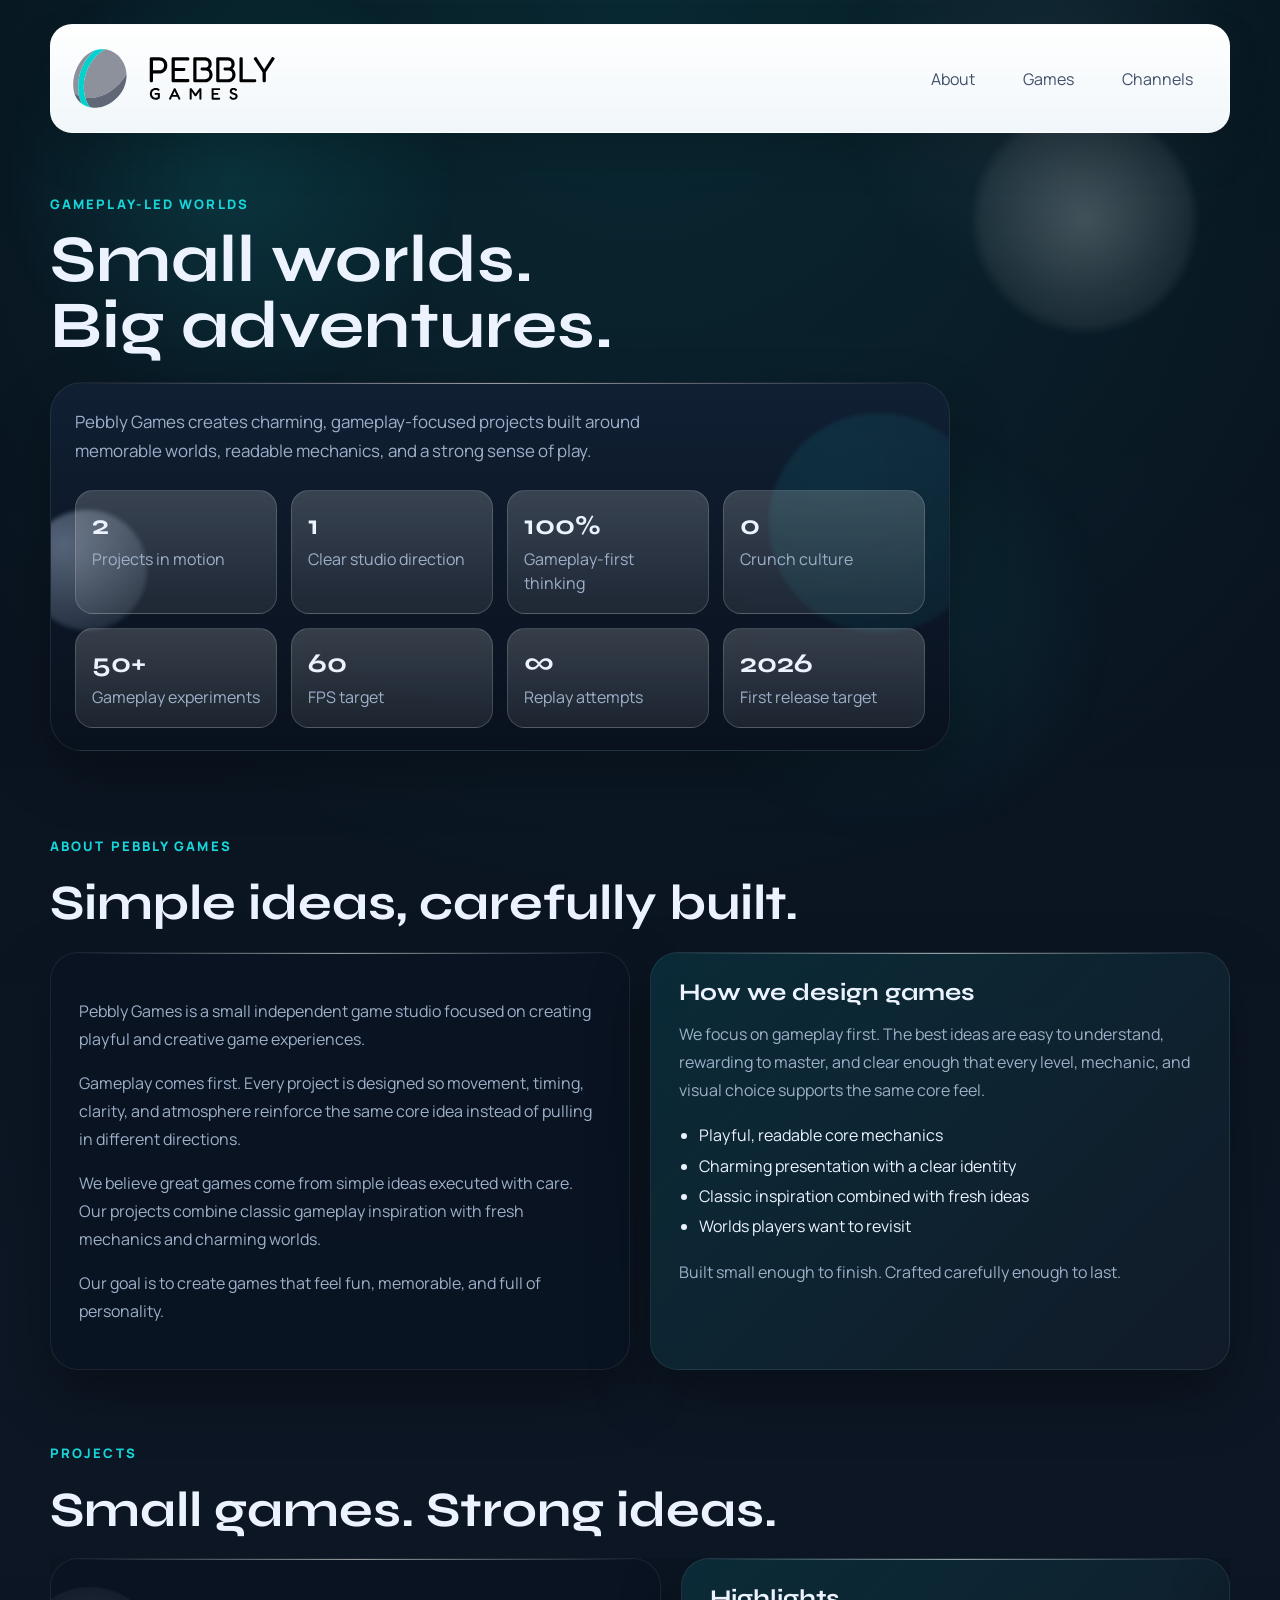
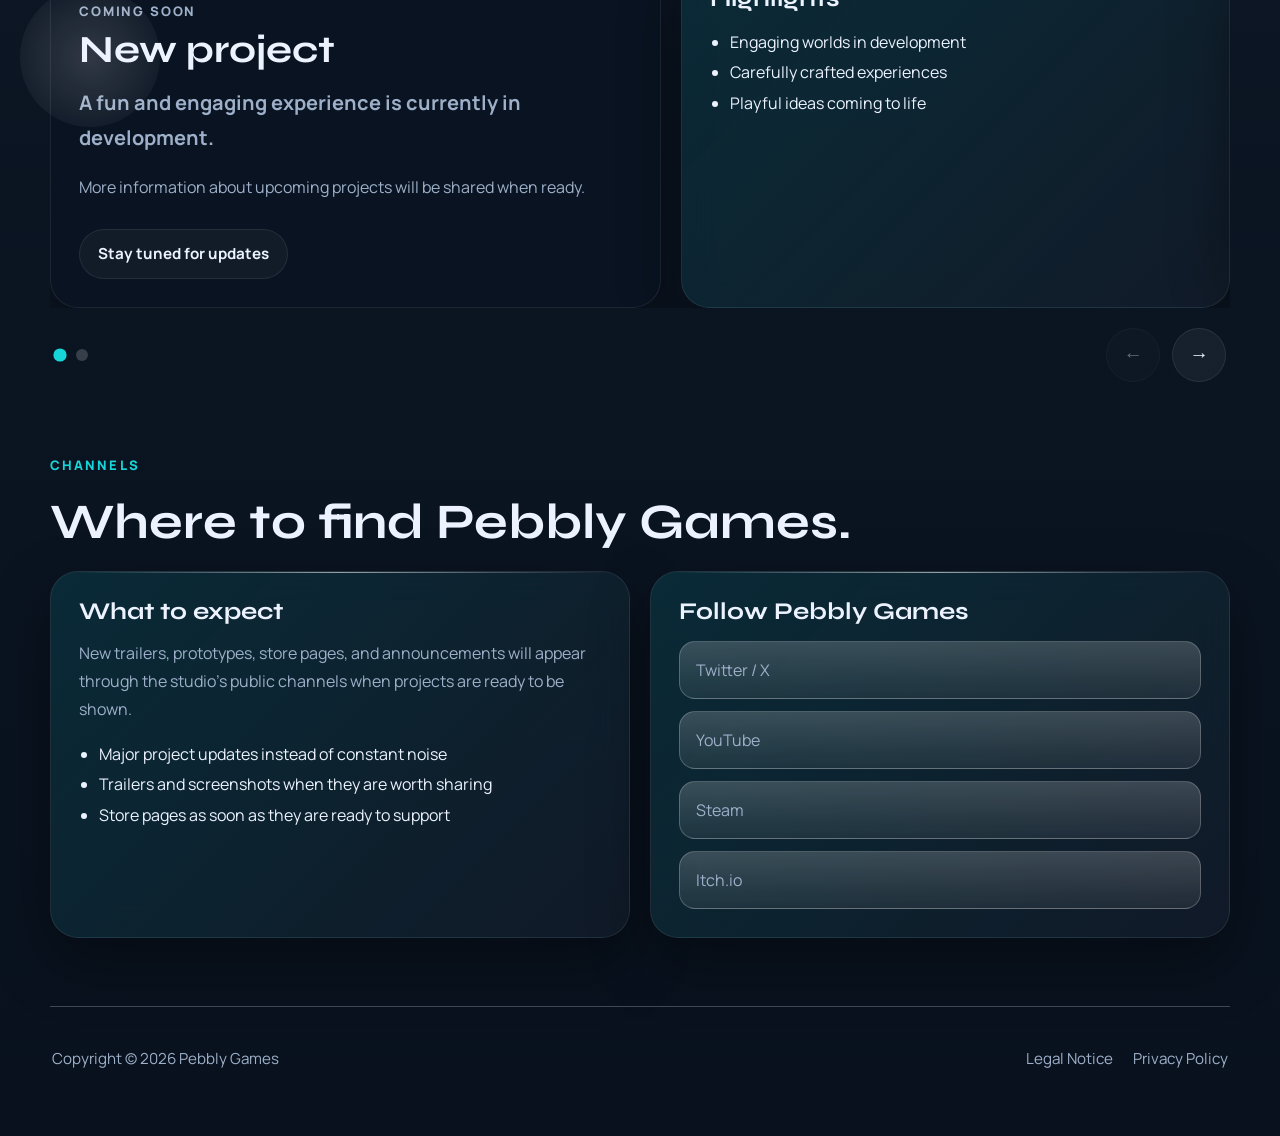
<file: index.html>
<!DOCTYPE html>
<html lang="en">
<head>
  <meta charset="UTF-8">
  <meta name="viewport" content="width=device-width, initial-scale=1.0">
  <title>Pebbly Games | Small Worlds. Big Adventures.</title>

  <meta name="description" content="Pebbly Games is an independent game studio creating charming, gameplay-focused indie games and memorable worlds players love to explore.">

  <!-- Open Graph -->
  <meta property="og:title" content="Pebbly Games | Small Worlds. Big Adventures.">
  <meta property="og:description" content="Pebbly Games is an independent game studio creating charming, gameplay-focused indie games and memorable worlds players love to explore.">
  <meta property="og:type" content="website">
  <meta property="og:image" content="preview.jpg">
  <meta property="og:url" content="https://pebblygames.com">

  <link rel="preconnect" href="https://fonts.googleapis.com">
  <link rel="preconnect" href="https://fonts.gstatic.com" crossorigin>

  <link href="https://fonts.googleapis.com/css2?family=Manrope:wght@400;500;600;700;800&family=Syne:wght@600;700;800&display=swap" rel="stylesheet">

  <link rel="stylesheet" href="styles.css">
  <script src="slider.js" defer></script>

  <!-- Favicon für moderne Browser -->
  <link rel="icon" type="image/png" sizes="16x16" href="favicon-16x16.png">
  <link rel="icon" type="image/png" sizes="32x32" href="favicon-32x32.png">
  <link rel="icon" type="image/png" sizes="48x48" href="favicon-48x48.png">
  <link rel="icon" type="image/png" sizes="192x192" href="favicon-192x192.png">

  <!-- Favicon für ältere Browser / Windows -->
  <link rel="shortcut icon" href="favicon-32x32.ico">

  <!-- Touch Icons -->
  <link rel="apple-touch-icon" sizes="180x180" href="favicon-180x180.png">
</head>

<body>

<div class="page-bg"></div>

<div class="page-shell">

<header class="hero" id="top">

<nav class="topbar">

<a class="brand" href="#top" aria-label="Pebbly Games home">
<span class="brand-surface">
<img class="brand-logo" src="logo-full-horizontal.svg" alt="Pebbly Games">
</span>
</a>

<div class="nav-links">
<a href="#about">About</a>
<a href="#games">Games</a>
<a href="#links">Channels</a>
</div>

</nav>

<div class="hero-layout">

<section class="hero-copy">
<p class="eyebrow">Gameplay-led worlds</p>

<h1>Small worlds. Big adventures.</h1>

<div class="hero-copy-card">

<div class="orb orb-one"></div>
<div class="orb orb-two"></div>

<p class="lead">
Pebbly Games creates charming, gameplay-focused projects built around memorable worlds,
readable mechanics, and a strong sense of play.
</p>

<div class="hero-metrics" aria-label="Studio highlights">

<div class="hero-metric">
<strong>2</strong>
<span>Projects in motion</span>
</div>

<div class="hero-metric">
<strong>1</strong>
<span>Clear studio direction</span>
</div>

<div class="hero-metric">
<strong>100%</strong>
<span>Gameplay-first thinking</span>
</div>

<div class="hero-metric">
<strong>0</strong>
<span>Crunch culture</span>
</div>

<div class="hero-metric">
<strong>50+</strong>
<span>Gameplay experiments</span>
</div>

<div class="hero-metric">
<strong>60</strong>
<span>FPS target</span>
</div>

<div class="hero-metric">
<strong>∞</strong>
<span>Replay attempts</span>
</div>

<div class="hero-metric">
<strong>2026</strong>
<span>First release target</span>
</div>

</div>
</div>
</section>

</div>
</header>


<main>

<section class="section intro-section" id="about" aria-labelledby="about-heading">

<div class="section-heading">
<p class="eyebrow">About Pebbly Games</p>
<h2 id="about-heading">Simple ideas, carefully built.</h2>
</div>

<div class="split-grid">

<article class="panel">

<p>
Pebbly Games is a small independent game studio focused on creating playful and
creative game experiences.
</p>

<p>
Gameplay comes first. Every project is designed so movement, timing, clarity,
and atmosphere reinforce the same core idea instead of pulling in different directions.
</p>

<p>
We believe great games come from simple ideas executed with care. Our projects
combine classic gameplay inspiration with fresh mechanics and charming worlds.
</p>

<p>
Our goal is to create games that feel fun, memorable, and full of personality.
</p>

</article>

<article class="panel panel-accent">

<h3>How we design games</h3>

<p>
We focus on gameplay first. The best ideas are easy to understand, rewarding to master,
and clear enough that every level, mechanic, and visual choice supports the same core feel.
</p>

<ul class="feature-list">
<li>Playful, readable core mechanics</li>
<li>Charming presentation with a clear identity</li>
<li>Classic inspiration combined with fresh ideas</li>
<li>Worlds players want to revisit</li>
</ul>

<p>
Built small enough to finish. Crafted carefully enough to last.
</p>

</article>

</div>
</section>


<section class="section stacked-games-section" id="games" aria-labelledby="games-heading">

<div class="section-heading">
  <p class="eyebrow">Projects</p>
  <h2 id="games-heading">Small games. Strong ideas.</h2>
</div>

<div class="games-slider stacked-slider" data-slider>

  <div class="games-rail" data-slider-rail>

    <article class="game-slide" data-slide>
      <div class="stacked-game-grid">

        <section class="game-story panel">
          <p class="game-tag">Coming soon</p>

          <h3 class="game-title">New project</h3>

          <p class="game-pitch">
            A fun and engaging experience is currently in development.
          </p>

          <p>
            More information about upcoming projects will be shared when ready.
          </p>

          <div class="game-actions">
            <span class="info-pill">Stay tuned for updates</span>
          </div>

        </section>

        <div class="stacked-side">
          <aside class="panel features-panel stacked-info-panel">
            <h3>Highlights</h3>
            <ul class="feature-list">
              <li>Engaging worlds in development</li>
              <li>Carefully crafted experiences</li>
              <li>Playful ideas coming to life</li>
            </ul>
          </aside>
        </div>

      </div>
    </article>

    <article class="game-slide" data-slide>
      <div class="stacked-game-grid">

        <section class="game-story panel">
          <p class="game-tag">Coming soon</p>

          <h3 class="game-title">Another project</h3>

          <p class="game-pitch">
            A mysterious experience is currently in development.
          </p>

          <p>
            Details will be shared closer to release.
          </p>

          <div class="game-actions">
            <span class="info-pill">Stay tuned for updates</span>
          </div>

        </section>

        <div class="stacked-side">
          <aside class="panel features-panel stacked-info-panel">
            <h3>Highlights</h3>
            <ul class="feature-list">
              <li>New worlds in the making</li>
              <li>Small but captivating experiences</li>
              <li>Carefully crafted creative ideas</li>
            </ul>
          </aside>
        </div>

      </div>
    </article>

  </div>

  <div class="slider-footer">
    <div class="slider-status">
      <div class="slider-dots" aria-label="Game slides">
        <button class="slider-dot is-active" type="button" aria-label="Go to stacked game 1" data-slide-to="0"></button>
        <button class="slider-dot" type="button" aria-label="Go to stacked game 2" data-slide-to="1"></button>
      </div>
    </div>

    <div class="slider-controls">
      <button class="slider-arrow" type="button" aria-label="Previous stacked game" data-slider-prev>
        <span aria-hidden="true">&larr;</span>
      </button>
      <button class="slider-arrow" type="button" aria-label="Next stacked game" data-slider-next>
        <span aria-hidden="true">&rarr;</span>
      </button>
    </div>
  </div>

</div>
</section>


<section class="section updates-section" id="links" aria-labelledby="links-heading">

<div class="section-heading">
<p class="eyebrow">Channels</p>
<h2 id="links-heading">Where to find Pebbly Games.</h2>
</div>

<div class="split-grid">

<article class="panel panel-accent">

<h3>What to expect</h3>

<p>
New trailers, prototypes, store pages, and announcements will appear through the
studio's public channels when projects are ready to be shown.
</p>

<ul class="feature-list">
<li>Major project updates instead of constant noise</li>
<li>Trailers and screenshots when they are worth sharing</li>
<li>Store pages as soon as they are ready to support</li>
</ul>

</article>


<article class="panel social-panel">

<h3>Follow Pebbly Games</h3>

<div class="social-links">
<a href="#">Twitter / X</a>
<a href="#">YouTube</a>
<a href="#">Steam</a>
<a href="https://pebblygames.itch.io" target="_blank" rel="noopener noreferrer">Itch.io</a>
</div>

</article>

</div>
</section>

</main>


<footer class="footer">

<p>Copyright © 2026 Pebbly Games</p>

<div class="footer-links">
<p><a href="legal-notice.html">Legal Notice</a></p>
<p><a href="privacy-policy.html">Privacy Policy</a></p>
</div>

</footer>

</div>
</body>
</html>
</file>
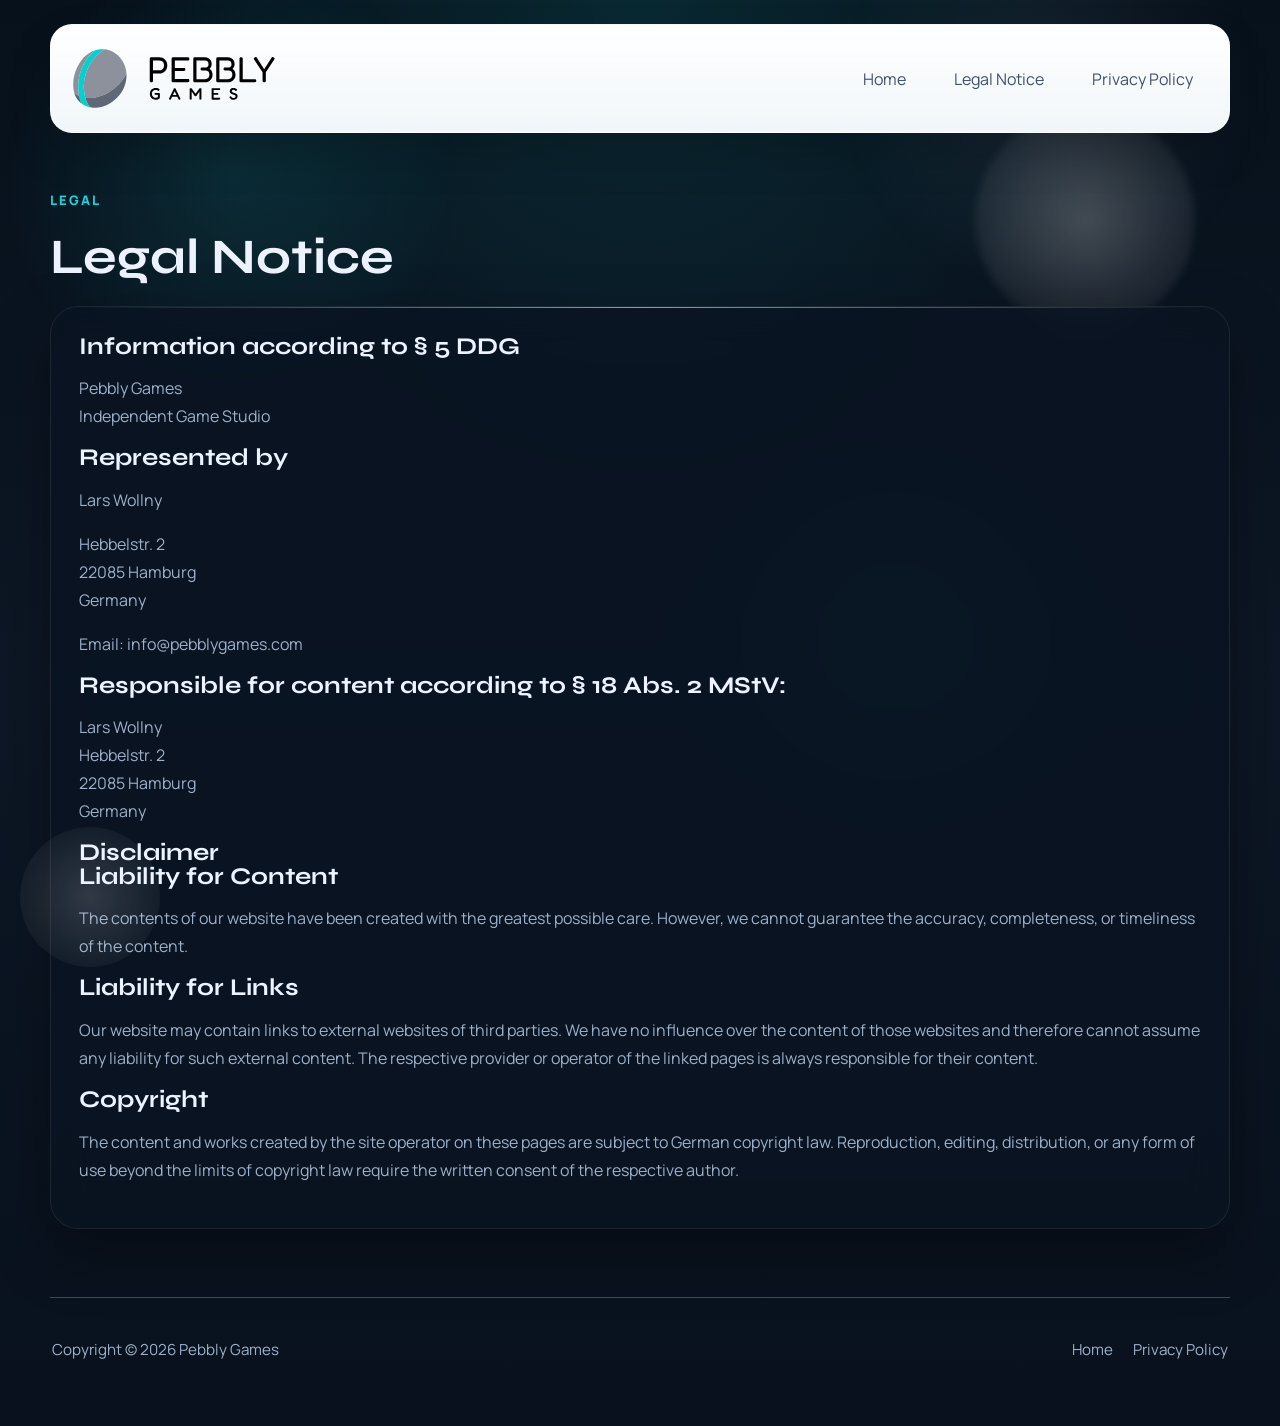
<file: legal-notice.html>
<!DOCTYPE html>
<html lang="en">
<head>
  <meta charset="UTF-8">
  <meta name="viewport" content="width=device-width, initial-scale=1.0">
  <title>Pebbly Games | Legal Notice</title>
  <meta name="description" content="Legal notice information for Pebbly Games.">
  <link rel="preconnect" href="https://fonts.googleapis.com">
  <link rel="preconnect" href="https://fonts.gstatic.com" crossorigin>
  <link href="https://fonts.googleapis.com/css2?family=Manrope:wght@400;500;600;700;800&family=Syne:wght@600;700;800&display=swap" rel="stylesheet">
  <link rel="stylesheet" href="styles.css">
</head>
<body>
  <div class="page-bg"></div>
  <div class="page-shell">
    <header class="hero">
      <nav class="topbar">
        <a class="brand" href="index.html" aria-label="Pebbly Games home">
          <span class="brand-surface">
            <img class="brand-logo" src="logo-full-horizontal.svg" alt="Pebbly Games">
          </span>
        </a>
        <div class="nav-links">
          <a href="index.html">Home</a>
          <a href="legal-notice.html">Legal Notice</a>
          <a href="privacy-policy.html">Privacy Policy</a>
        </div>
      </nav>
    </header>

    <main>
      <section class="section">
        <div class="section-heading">
          <p class="eyebrow">Legal</p>
          <h2>Legal Notice</h2>
        </div>
        <article class="panel legal-panel">
          <h3>Information according to § 5 DDG</h3>
          <p>
            Pebbly Games<br>
            Independent Game Studio
          </p>

          <h3>Represented by</h3>
          <p>Lars Wollny</p>

          <p>
            Hebbelstr. 2<br>
            22085 Hamburg<br>
            Germany
          </p>

          <p>
            Email: <a href="mailto:info@pebblygames.com">info@pebblygames.com</a>
          </p>

          <h3>Responsible for content according to § 18 Abs. 2 MStV:</h3>
          <p>
            Lars Wollny<br>
            Hebbelstr. 2<br>
            22085 Hamburg<br>
            Germany
          </p>

          <h3>Disclaimer</h3>
          <h3>Liability for Content</h3>
          <p>
            The contents of our website have been created with the greatest possible care.
            However, we cannot guarantee the accuracy, completeness, or timeliness of the content.
          </p>

          <h3>Liability for Links</h3>
          <p>
            Our website may contain links to external websites of third parties. We have no influence
            over the content of those websites and therefore cannot assume any liability for such
            external content. The respective provider or operator of the linked pages is always
            responsible for their content.
          </p>

          <h3>Copyright</h3>
          <p>
            The content and works created by the site operator on these pages are subject to German
            copyright law. Reproduction, editing, distribution, or any form of use beyond the limits
            of copyright law require the written consent of the respective author.
          </p>
        </article>
      </section>
    </main>

    <footer class="footer">
      <p>Copyright &copy; 2026 Pebbly Games</p>
      <div class="footer-links">
        <p><a href="index.html">Home</a></p>
        <p><a href="privacy-policy.html">Privacy Policy</a></p>
      </div>
    </footer>
  </div>
</body>
</html>
</file>
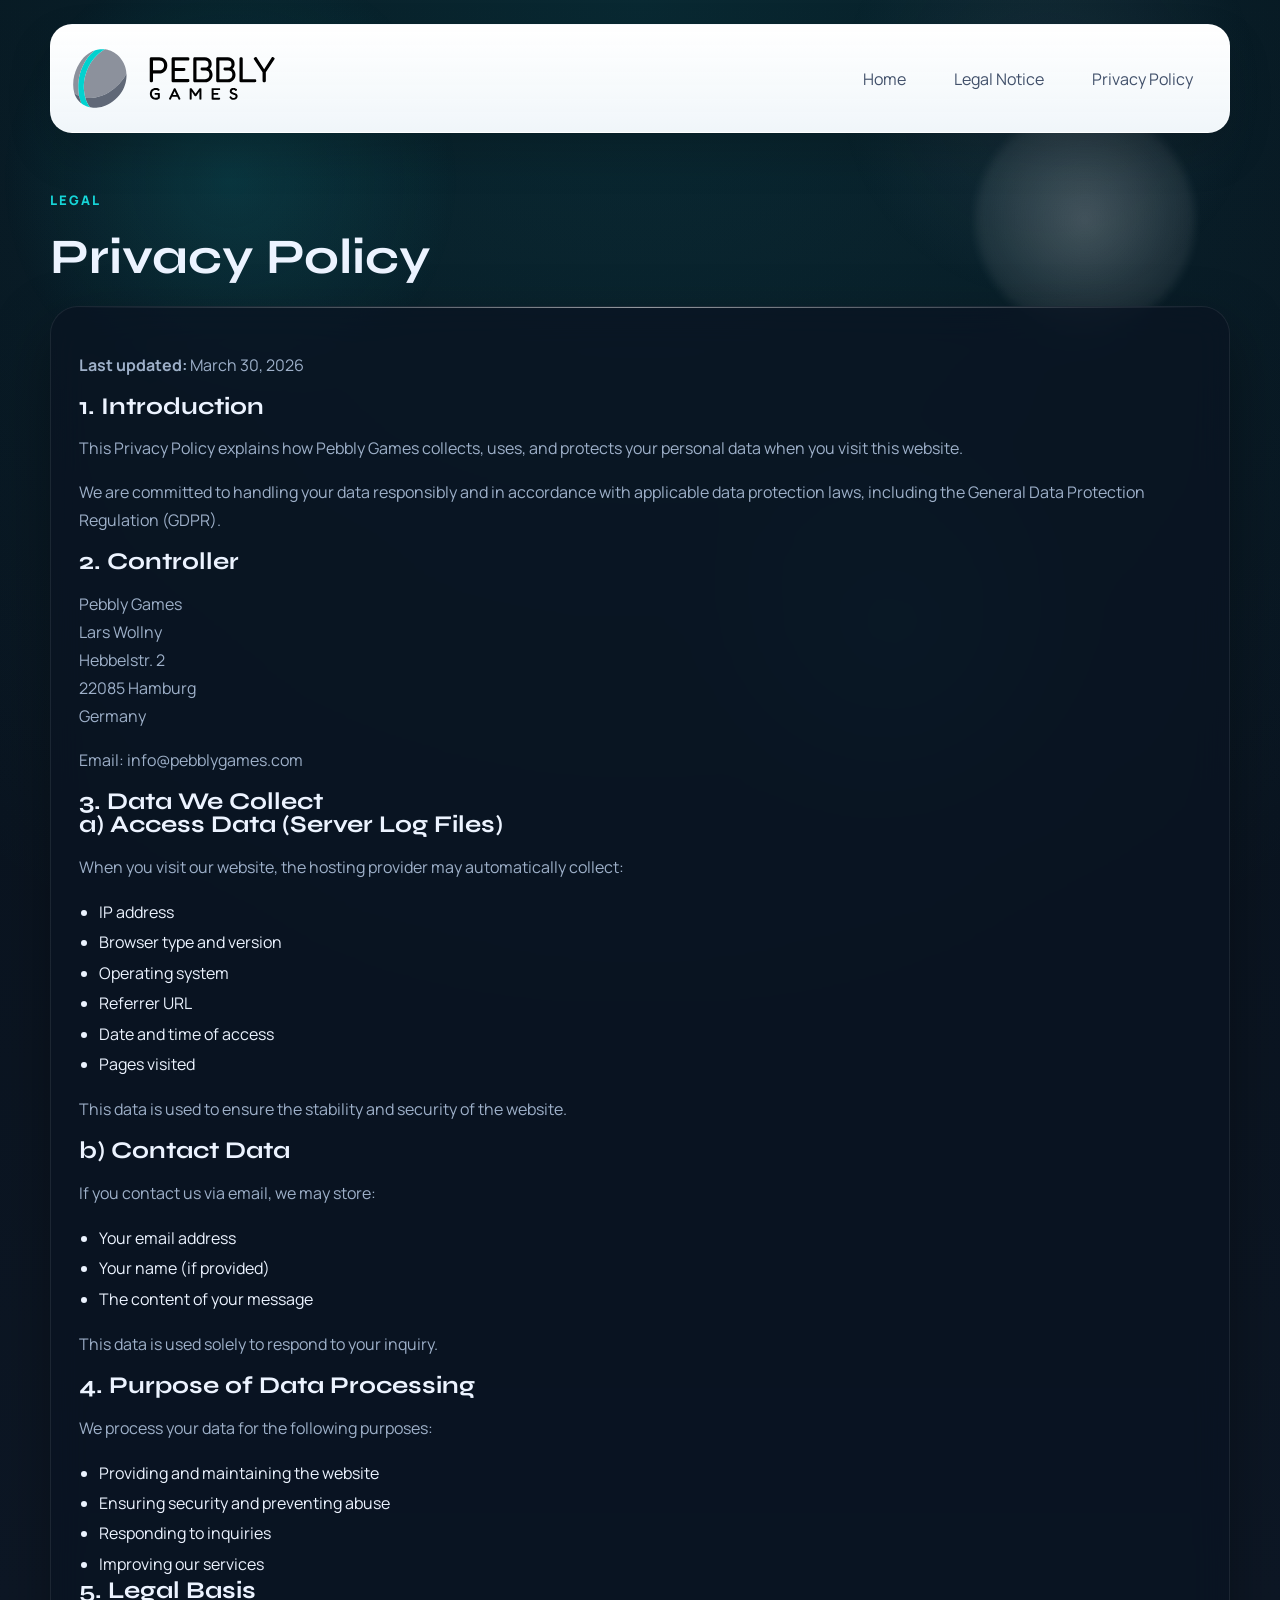
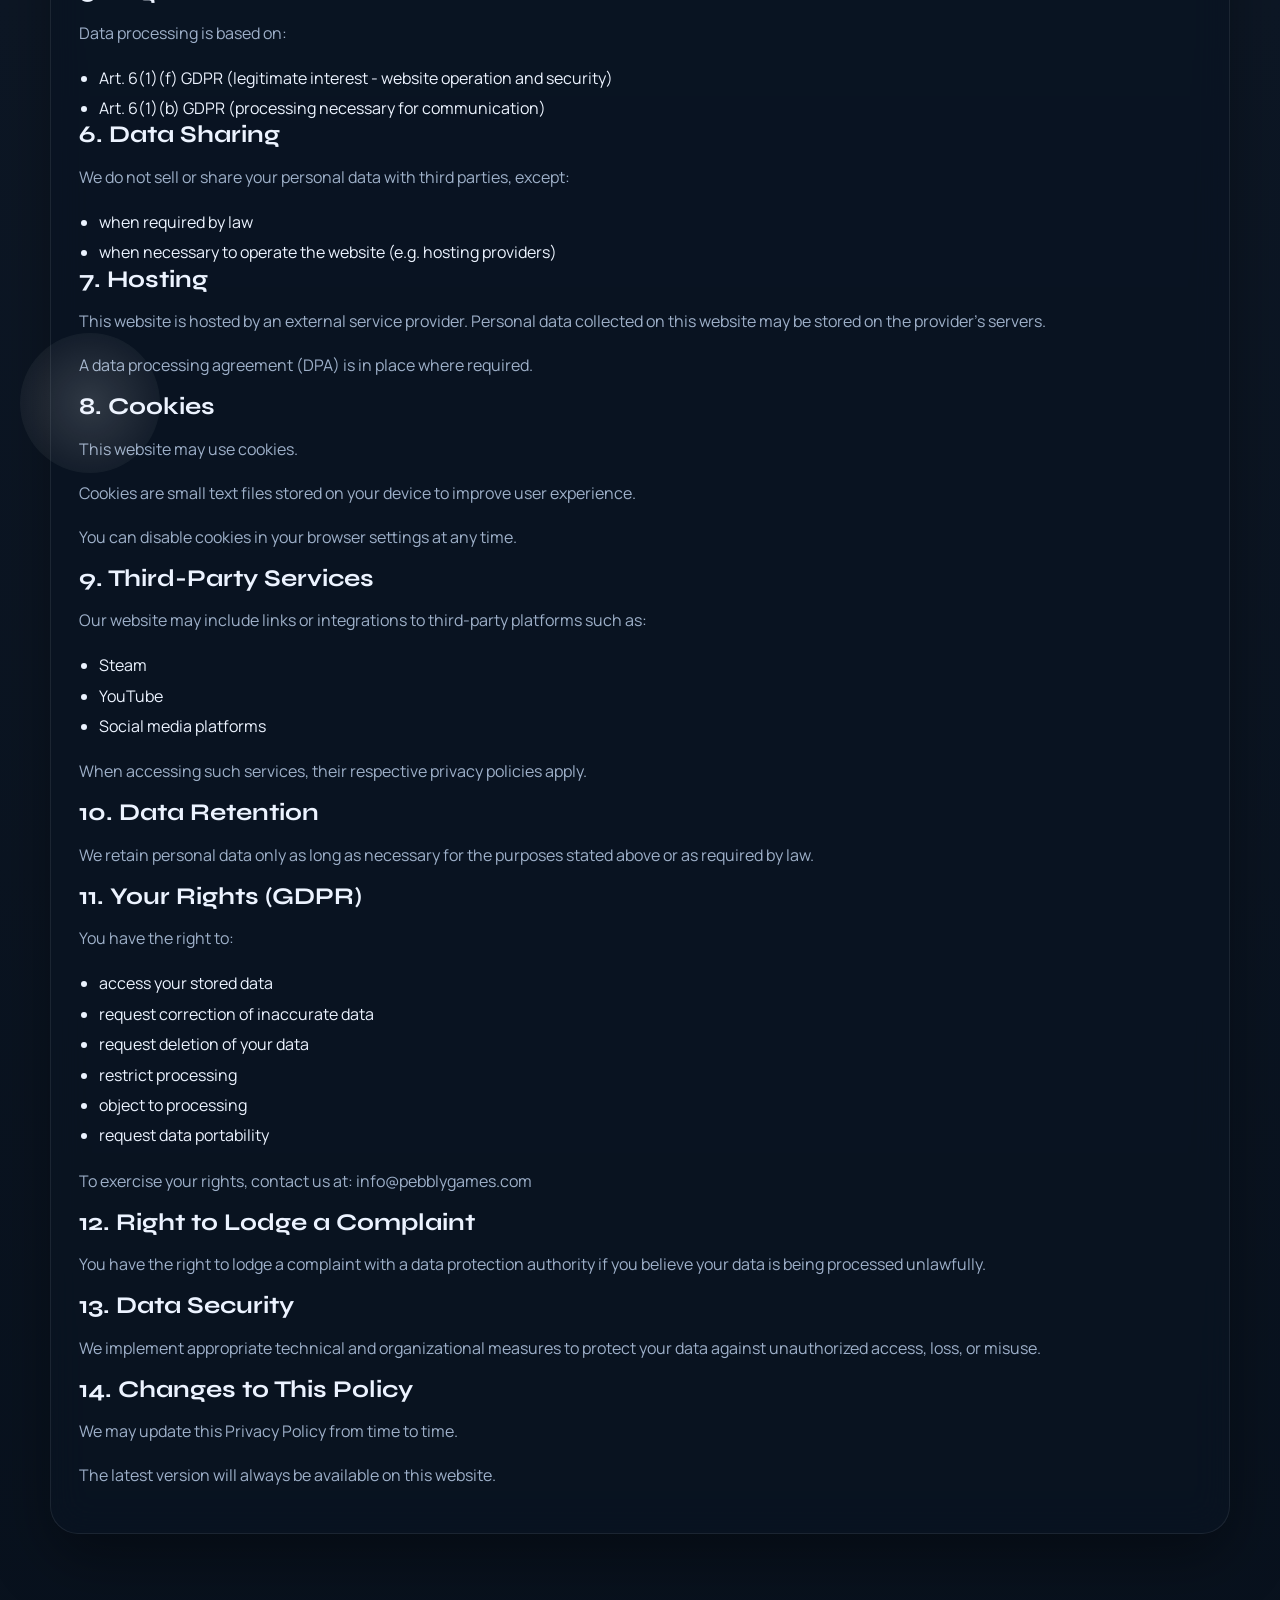
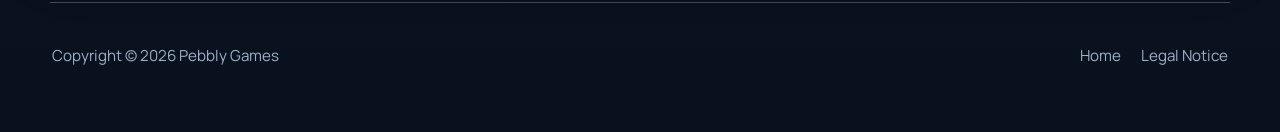
<file: privacy-policy.html>
<!DOCTYPE html>
<html lang="en">
<head>
  <meta charset="UTF-8">
  <meta name="viewport" content="width=device-width, initial-scale=1.0">
  <title>Pebbly Games | Privacy Policy</title>
  <meta name="description" content="Privacy Policy for Pebbly Games.">
  <link rel="preconnect" href="https://fonts.googleapis.com">
  <link rel="preconnect" href="https://fonts.gstatic.com" crossorigin>
  <link href="https://fonts.googleapis.com/css2?family=Manrope:wght@400;500;600;700;800&family=Syne:wght@600;700;800&display=swap" rel="stylesheet">
  <link rel="stylesheet" href="styles.css">
</head>
<body>
  <div class="page-bg"></div>
  <div class="page-shell">
    <header class="hero">
      <nav class="topbar">
        <a class="brand" href="index.html" aria-label="Pebbly Games home">
          <span class="brand-surface">
            <img class="brand-logo" src="logo-full-horizontal.svg" alt="Pebbly Games">
          </span>
        </a>
        <div class="nav-links">
          <a href="index.html">Home</a>
          <a href="legal-notice.html">Legal Notice</a>
          <a href="privacy-policy.html">Privacy Policy</a>
        </div>
      </nav>
    </header>

    <main>
      <section class="section">
        <div class="section-heading">
          <p class="eyebrow">Legal</p>
          <h2>Privacy Policy</h2>
        </div>
        <article class="panel legal-panel">
          <p><strong>Last updated:</strong> March 30, 2026</p>

          <h3>1. Introduction</h3>
          <p>
            This Privacy Policy explains how Pebbly Games collects, uses, and protects your personal
            data when you visit this website.
          </p>
          <p>
            We are committed to handling your data responsibly and in accordance with applicable
            data protection laws, including the General Data Protection Regulation (GDPR).
          </p>

          <h3>2. Controller</h3>
          <p>
            Pebbly Games<br>
            Lars Wollny<br>
            Hebbelstr. 2<br>
            22085 Hamburg<br>
            Germany
          </p>
          <p>
            Email: <a href="mailto:info@pebblygames.com">info@pebblygames.com</a>
          </p>

          <h3>3. Data We Collect</h3>
          <h3>a) Access Data (Server Log Files)</h3>
          <p>When you visit our website, the hosting provider may automatically collect:</p>
          <ul class="feature-list">
            <li>IP address</li>
            <li>Browser type and version</li>
            <li>Operating system</li>
            <li>Referrer URL</li>
            <li>Date and time of access</li>
            <li>Pages visited</li>
          </ul>
          <p>
            This data is used to ensure the stability and security of the website.
          </p>

          <h3>b) Contact Data</h3>
          <p>If you contact us via email, we may store:</p>
          <ul class="feature-list">
            <li>Your email address</li>
            <li>Your name (if provided)</li>
            <li>The content of your message</li>
          </ul>
          <p>
            This data is used solely to respond to your inquiry.
          </p>

          <h3>4. Purpose of Data Processing</h3>
          <p>We process your data for the following purposes:</p>
          <ul class="feature-list">
            <li>Providing and maintaining the website</li>
            <li>Ensuring security and preventing abuse</li>
            <li>Responding to inquiries</li>
            <li>Improving our services</li>
          </ul>

          <h3>5. Legal Basis</h3>
          <p>Data processing is based on:</p>
          <ul class="feature-list">
            <li>Art. 6(1)(f) GDPR (legitimate interest - website operation and security)</li>
            <li>Art. 6(1)(b) GDPR (processing necessary for communication)</li>
          </ul>

          <h3>6. Data Sharing</h3>
          <p>We do not sell or share your personal data with third parties, except:</p>
          <ul class="feature-list">
            <li>when required by law</li>
            <li>when necessary to operate the website (e.g. hosting providers)</li>
          </ul>

          <h3>7. Hosting</h3>
          <p>
            This website is hosted by an external service provider. Personal data collected on this
            website may be stored on the provider's servers.
          </p>
          <p>
            A data processing agreement (DPA) is in place where required.
          </p>

          <h3>8. Cookies</h3>
          <p>This website may use cookies.</p>
          <p>
            Cookies are small text files stored on your device to improve user experience.
          </p>
          <p>
            You can disable cookies in your browser settings at any time.
          </p>

          <h3>9. Third-Party Services</h3>
          <p>Our website may include links or integrations to third-party platforms such as:</p>
          <ul class="feature-list">
            <li>Steam</li>
            <li>YouTube</li>
            <li>Social media platforms</li>
          </ul>
          <p>
            When accessing such services, their respective privacy policies apply.
          </p>

          <h3>10. Data Retention</h3>
          <p>
            We retain personal data only as long as necessary for the purposes stated above or as
            required by law.
          </p>

          <h3>11. Your Rights (GDPR)</h3>
          <p>You have the right to:</p>
          <ul class="feature-list">
            <li>access your stored data</li>
            <li>request correction of inaccurate data</li>
            <li>request deletion of your data</li>
            <li>restrict processing</li>
            <li>object to processing</li>
            <li>request data portability</li>
          </ul>
          <p>
            To exercise your rights, contact us at:
            <a href="mailto:info@pebblygames.com">info@pebblygames.com</a>
          </p>

          <h3>12. Right to Lodge a Complaint</h3>
          <p>
            You have the right to lodge a complaint with a data protection authority if you believe
            your data is being processed unlawfully.
          </p>

          <h3>13. Data Security</h3>
          <p>
            We implement appropriate technical and organizational measures to protect your data
            against unauthorized access, loss, or misuse.
          </p>

          <h3>14. Changes to This Policy</h3>
          <p>
            We may update this Privacy Policy from time to time.
          </p>
          <p>
            The latest version will always be available on this website.
          </p>
        </article>
      </section>
    </main>

    <footer class="footer">
      <p>Copyright &copy; 2026 Pebbly Games</p>
      <div class="footer-links">
        <p><a href="index.html">Home</a></p>
        <p><a href="legal-notice.html">Legal Notice</a></p>
      </div>
    </footer>
  </div>
</body>
</html>
</file>
<file: styles.css>
:root {
  --bg: #08111d;
  --bg-soft: #0f1b2c;
  --surface: rgba(10, 20, 34, 0.78);
  --surface-strong: #132238;
  --text: #ecf3ff;
  --muted: #9eb0c9;
  --line: rgba(255, 255, 255, 0.08);
  --accent: #16d6d9;
  --accent-strong: #0eb2b8;
  --accent-soft: rgba(22, 214, 217, 0.12);
  --shadow: 0 24px 60px rgba(0, 0, 0, 0.35);
}

* {
  box-sizing: border-box;
}

html {
  scroll-behavior: smooth;
}

body {
  margin: 0;
  min-height: 100vh;
  font-family: "Manrope", "Avenir Next", "Segoe UI", sans-serif;
  color: var(--text);
  background:
    radial-gradient(circle at top, rgba(22, 214, 217, 0.12), transparent 32%),
    linear-gradient(180deg, #07111b 0%, #0d1725 48%, #08111d 100%);
}

img {
  display: block;
  max-width: 100%;
}

a {
  color: inherit;
  text-decoration: none;
}

.page-bg {
  position: fixed;
  inset: 0;
  background:
    radial-gradient(circle at 18% 20%, rgba(22, 214, 217, 0.12), transparent 18%),
    radial-gradient(circle at 82% 10%, rgba(146, 163, 189, 0.1), transparent 16%),
    radial-gradient(circle at 70% 70%, rgba(22, 214, 217, 0.08), transparent 20%);
  pointer-events: none;
}

.page-shell {
  position: relative;
  width: min(1180px, calc(100% - 32px));
  margin: 0 auto;
  padding: 24px 0 48px;
}

.page-shell::before,
.page-shell::after {
  content: "";
  position: absolute;
  border-radius: 999px;
  pointer-events: none;
}

.page-shell::before {
  top: 110px;
  right: 3%;
  width: 220px;
  height: 220px;
  background: radial-gradient(circle, rgba(255, 255, 255, 0.22), rgba(255, 255, 255, 0));
  filter: blur(4px);
}

.page-shell::after {
  top: 58%;
  left: -30px;
  width: 140px;
  height: 140px;
  background: radial-gradient(circle, rgba(255, 255, 255, 0.16), rgba(255, 255, 255, 0));
}

.topbar,
.panel {
  background: var(--surface);
  border: 1px solid var(--line);
  box-shadow: var(--shadow);
  backdrop-filter: blur(18px);
  -webkit-backdrop-filter: blur(18px);
}

.topbar {
  display: flex;
  align-items: center;
  justify-content: space-between;
  gap: 20px;
  padding: 18px 22px;
  border-radius: 22px;
  background:
    linear-gradient(180deg, rgba(255, 255, 255, 0.98), rgba(240, 246, 250, 0.95)),
    rgba(255, 255, 255, 0.96);
  border: 1px solid rgba(255, 255, 255, 0.4);
  box-shadow:
    0 20px 44px rgba(0, 0, 0, 0.16),
    inset 0 1px 0 rgba(255, 255, 255, 0.72);
}

.brand {
  display: inline-flex;
  align-items: center;
  width: fit-content;
}

.brand-surface {
  display: inline-flex;
  align-items: center;
  padding: 6px 0;
  border-radius: 0;
  background: transparent;
  border: 0;
  box-shadow: none;
}

.brand-logo {
  width: clamp(172px, 18vw, 220px);
  height: auto;
}

.nav-links {
  display: flex;
  gap: 20px;
  align-items: center;
  color: #41506a;
}

.nav-links a {
  position: relative;
  padding: 10px 14px;
  border-radius: 999px;
  color: #41506a;
  transition: color 180ms ease, background 180ms ease, transform 180ms ease, box-shadow 180ms ease;
}

.nav-links a:hover,
.nav-links a:focus-visible {
  color: #192238;
  background: rgba(25, 34, 56, 0.06);
  transform: translateY(-1px);
}

.nav-links a::after {
  content: "";
  position: absolute;
  right: 14px;
  bottom: 7px;
  left: 14px;
  height: 2px;
  border-radius: 999px;
  background: linear-gradient(90deg, rgba(22, 214, 217, 0), rgba(22, 214, 217, 0.8), rgba(22, 214, 217, 0));
  opacity: 0;
  transition: opacity 180ms ease;
}

.nav-links a:hover::after,
.nav-links a:focus-visible::after {
  opacity: 1;
}

.hero-layout {
  display: block;
  padding: 62px 0 28px;
}

.eyebrow {
  margin: 0 0 14px;
  color: var(--accent);
  font-size: 0.82rem;
  font-weight: 800;
  letter-spacing: 0.16em;
  text-transform: uppercase;
}

h1,
h2,
h3 {
  margin: 0;
  font-family: "Syne", "Avenir Next", sans-serif;
  line-height: 0.98;
}

h1 {
  max-width: 12ch;
  font-size: clamp(2.3rem, 5.2vw, 4.35rem);
}

h2 {
  font-size: clamp(1.95rem, 4vw, 3.1rem);
}

h3 {
  font-size: 1.5rem;
}

.lead,
.panel p,
.footer,
.social-links a {
  color: var(--muted);
  line-height: 1.75;
}

.lead {
  max-width: 58ch;
  margin: 0;
  font-size: 1.06rem;
}

.hero-copy-card {
  position: relative;
  overflow: hidden;
  width: min(100%, 900px);
  margin-top: 24px;
  padding: 24px 24px 22px;
  border-radius: 32px;
  background:
    linear-gradient(180deg, rgba(17, 32, 52, 0.95), rgba(9, 17, 29, 0.88)),
    var(--surface);
  border: 1px solid rgba(255, 255, 255, 0.08);
  box-shadow: 0 24px 56px rgba(0, 0, 0, 0.28);
  backdrop-filter: blur(18px);
  -webkit-backdrop-filter: blur(18px);
}

.hero-copy-card::after,
.panel::before {
  content: "";
  position: absolute;
  left: 22px;
  right: 22px;
  top: 0;
  height: 1px;
  background: linear-gradient(90deg, rgba(255, 255, 255, 0), rgba(255, 255, 255, 0.56), rgba(255, 255, 255, 0));
  pointer-events: none;
}

.hero-copy-card > *:not(.orb) {
  position: relative;
  z-index: 2;
}

.button {
  display: inline-flex;
  align-items: center;
  justify-content: center;
  min-height: 50px;
  padding: 0 20px;
  border-radius: 999px;
  font-weight: 700;
  transition: transform 180ms ease, background 180ms ease, border-color 180ms ease;
}

.button:hover,
.button:focus-visible,
.social-links a:hover,
.social-links a:focus-visible,
.contact-link:hover,
.contact-link:focus-visible {
  transform: translateY(-2px);
}

.button-primary {
  background: linear-gradient(135deg, var(--accent), #8af2ef);
  color: #07111b;
}

.button-secondary {
  background: rgba(255, 255, 255, 0.06);
  border: 1px solid rgba(255, 255, 255, 0.08);
  color: var(--text);
}

.button-ghost {
  background: transparent;
  border: 1px solid rgba(22, 214, 217, 0.28);
  color: var(--accent);
}

.hero-metrics {
  display: grid;
  grid-template-columns: repeat(4, minmax(0, 1fr));
  gap: 14px;
  margin-top: 24px;
}

.hero-metric {
  padding: 18px 16px;
  border-radius: 18px;
  background:
    linear-gradient(180deg, rgba(255, 255, 255, 0.14), rgba(255, 255, 255, 0.04)),
    rgba(255, 255, 255, 0.04);
  border: 1px solid rgba(255, 255, 255, 0.16);
}

.hero-metric strong {
  display: block;
  margin-bottom: 6px;
  font-family: "Syne", "Avenir Next", sans-serif;
  font-size: 1.7rem;
  color: var(--text);
}

.hero-metric span {
  color: var(--muted);
  line-height: 1.5;
}

.orb {
  position: absolute;
  border-radius: 50%;
  filter: blur(2px);
  animation: float 10s ease-in-out infinite;
}

.orb-one {
  top: 30px;
  right: -40px;
  width: 220px;
  height: 220px;
  background: radial-gradient(circle at 30% 30%, rgba(22, 214, 217, 0.1), rgba(22, 214, 217, 0.06));
}

.orb-two {
  left: -24px;
  bottom: 120px;
  width: 120px;
  height: 120px;
  background: radial-gradient(circle at 30% 30%, rgba(158, 176, 201, 0.5), rgba(158, 176, 201, 0.06));
  animation-delay: -4s;
}

.game-tag {
  display: block;
  margin-bottom: 8px;
  color: var(--accent);
  font-size: 0.82rem;
  font-weight: 800;
  letter-spacing: 0.14em;
  text-transform: uppercase;
}

.section {
  padding: 58px 0 16px;
}

.section-heading {
  display: grid;
  gap: 10px;
  margin-bottom: 24px;
}

.section-heading h2 {
  position: relative;
  width: fit-content;
}

.split-grid,
.game-grid {
  display: grid;
  gap: 20px;
}

.split-grid,
.game-grid {
  grid-template-columns: repeat(2, minmax(0, 1fr));
}

.panel {
  position: relative;
  padding: 28px;
  border-radius: 28px;
}

.panel-accent,
.features-panel,
.social-panel {
  background:
    linear-gradient(135deg, rgba(22, 214, 217, 0.12), rgba(255, 255, 255, 0.03)),
    var(--surface);
}

.feature-list {
  margin: 16px 0 0;
  padding-left: 20px;
  line-height: 1.9;
  color: var(--text);
}

.games-slider {
  display: grid;
  gap: 20px;
}

.games-rail {
  display: grid;
  grid-auto-flow: column;
  grid-auto-columns: 100%;
  overflow-x: auto;
  overscroll-behavior-x: contain;
  scroll-snap-type: x mandatory;
  scroll-behavior: smooth;
  scrollbar-width: none;
}

.games-rail::-webkit-scrollbar {
  display: none;
}

.game-slide {
  scroll-snap-align: start;
}

.game-pitch {
  margin: 0 0 18px;
  color: var(--text);
  font-size: 1.25rem;
  font-weight: 700;
  line-height: 1.45;
}

.game-title {
  margin-bottom: 16px;
  font-size: clamp(1.8rem, 3vw, 2.5rem);
}

.game-actions {
  display: flex;
  flex-wrap: wrap;
  gap: 12px;
  margin-top: 28px;
}

.info-pill {
  display: inline-flex;
  align-items: center;
  min-height: 50px;
  padding: 0 18px;
  border: 1px solid rgba(255, 255, 255, 0.08);
  border-radius: 999px;
  background: rgba(255, 255, 255, 0.04);
  color: var(--text);
  font-size: 0.95rem;
  font-weight: 700;
}

.slider-footer {
  display: flex;
  align-items: center;
  justify-content: space-between;
  gap: 18px;
  padding: 0 4px;
}

.slider-status {
  display: grid;
  gap: 10px;
}

.slider-dots {
  display: flex;
  gap: 10px;
}

.slider-dot,
.slider-arrow {
  border: 0;
  cursor: pointer;
}

.slider-dot {
  width: 12px;
  height: 12px;
  padding: 0;
  border-radius: 999px;
  background: rgba(255, 255, 255, 0.18);
  transition: transform 180ms ease, background 180ms ease;
}

.slider-dot.is-active {
  background: var(--accent);
  transform: scale(1.1);
}

.slider-controls {
  display: flex;
  gap: 12px;
}

.slider-arrow {
  display: inline-flex;
  align-items: center;
  justify-content: center;
  width: 54px;
  height: 54px;
  border-radius: 999px;
  background: rgba(255, 255, 255, 0.05);
  color: var(--text);
  border: 1px solid rgba(255, 255, 255, 0.08);
  font-size: 1.2rem;
  transition: transform 180ms ease, border-color 180ms ease, background 180ms ease, opacity 180ms ease;
}

.slider-arrow:hover,
.slider-arrow:focus-visible {
  transform: translateY(-2px);
  border-color: rgba(22, 214, 217, 0.38);
}

.slider-arrow:disabled {
  opacity: 0.38;
  cursor: default;
  transform: none;
}

.stacked-game-grid {
  display: grid;
  grid-template-columns: minmax(0, 1fr) minmax(340px, 0.9fr);
  gap: 20px;
}

.stacked-side {
  display: grid;
  gap: 20px;
}

.stacked-info-panel,
.stacked-shots-panel {
  background:
    linear-gradient(135deg, rgba(22, 214, 217, 0.12), rgba(255, 255, 255, 0.03)),
    var(--surface);
}

.stacked-shots-panel h3 {
  margin-bottom: 16px;
}

.stacked-shots-panel {
  background:
    linear-gradient(180deg, rgba(255, 255, 255, 0.12), rgba(255, 255, 255, 0.04)),
    linear-gradient(135deg, rgba(22, 214, 217, 0.12), rgba(255, 255, 255, 0.03)),
    var(--surface);
}

.stacked-shots {
  display: grid;
  grid-template-columns: repeat(2, minmax(0, 1fr));
  gap: 14px;
}

.mini-shot {
  display: block;
  overflow: hidden;
  border-radius: 20px;
  border: 1px solid rgba(255, 255, 255, 0.26);
  background:
    linear-gradient(180deg, rgba(255, 255, 255, 0.16), rgba(255, 255, 255, 0.05)),
    rgba(255, 255, 255, 0.04);
  box-shadow:
    0 18px 40px rgba(0, 0, 0, 0.2),
    inset 0 1px 0 rgba(255, 255, 255, 0.32);
  transition: transform 180ms ease, border-color 180ms ease;
}

.mini-shot:hover,
.mini-shot:focus-visible {
  transform: translateY(-2px);
  border-color: rgba(22, 214, 217, 0.4);
}

.mini-shot img {
  width: 100%;
  height: 210px;
  object-fit: cover;
}

.social-links {
  display: grid;
  gap: 12px;
  margin-top: 18px;
}

.social-links a {
  display: block;
  padding: 14px 16px;
  border: 1px solid rgba(255, 255, 255, 0.22);
  border-radius: 16px;
  background:
    linear-gradient(180deg, rgba(255, 255, 255, 0.16), rgba(255, 255, 255, 0.04)),
    rgba(255, 255, 255, 0.03);
  transition: transform 180ms ease, border-color 180ms ease, color 180ms ease;
}

.social-links a:hover,
.social-links a:focus-visible {
  border-color: rgba(22, 214, 217, 0.4);
  color: var(--text);
}

.footer {
  display: flex;
  justify-content: space-between;
  gap: 18px;
  margin-top: 52px;
  padding: 24px 2px 0;
  border-top: 1px solid rgba(255, 255, 255, 0.24);
  font-size: 0.95rem;
}

.footer-links {
  display: flex;
  gap: 20px;
}

@keyframes float {
  0%,
  100% {
    transform: translate3d(0, 0, 0);
  }
  50% {
    transform: translate3d(0, -12px, 0);
  }
}

@media (max-width: 980px) {
  .split-grid,
  .stacked-game-grid {
    grid-template-columns: 1fr;
  }

  .hero-metrics {
    grid-template-columns: repeat(2, minmax(0, 1fr));
  }
}

@media (max-width: 720px) {
  .page-shell {
    width: min(100% - 20px, 1180px);
    padding-top: 12px;
  }

  .topbar,
  .nav-links,
  .footer,
  .slider-footer,
  .slider-controls,
  .stacked-shots,
  .footer-links {
    display: grid;
  }

  .topbar,
  .footer,
  .slider-footer {
    justify-content: initial;
  }

  .nav-links {
    gap: 12px;
  }

  .brand-logo {
    width: min(190px, 100%);
  }

  h1 {
    max-width: none;
    font-size: clamp(2.2rem, 13.5vw, 3.6rem);
  }

  .hero-layout {
    padding-top: 34px;
  }

  .panel {
    border-radius: 24px;
  }

  .game-actions {
    display: grid;
  }

  .mini-shot img {
    height: 160px;
  }

  .hero-metrics {
    grid-template-columns: 1fr;
  }
}

@media (prefers-reduced-motion: reduce) {
  html {
    scroll-behavior: auto;
  }

  *,
  *::before,
  *::after {
    animation: none !important;
    transition: none !important;
  }
}
</file>
